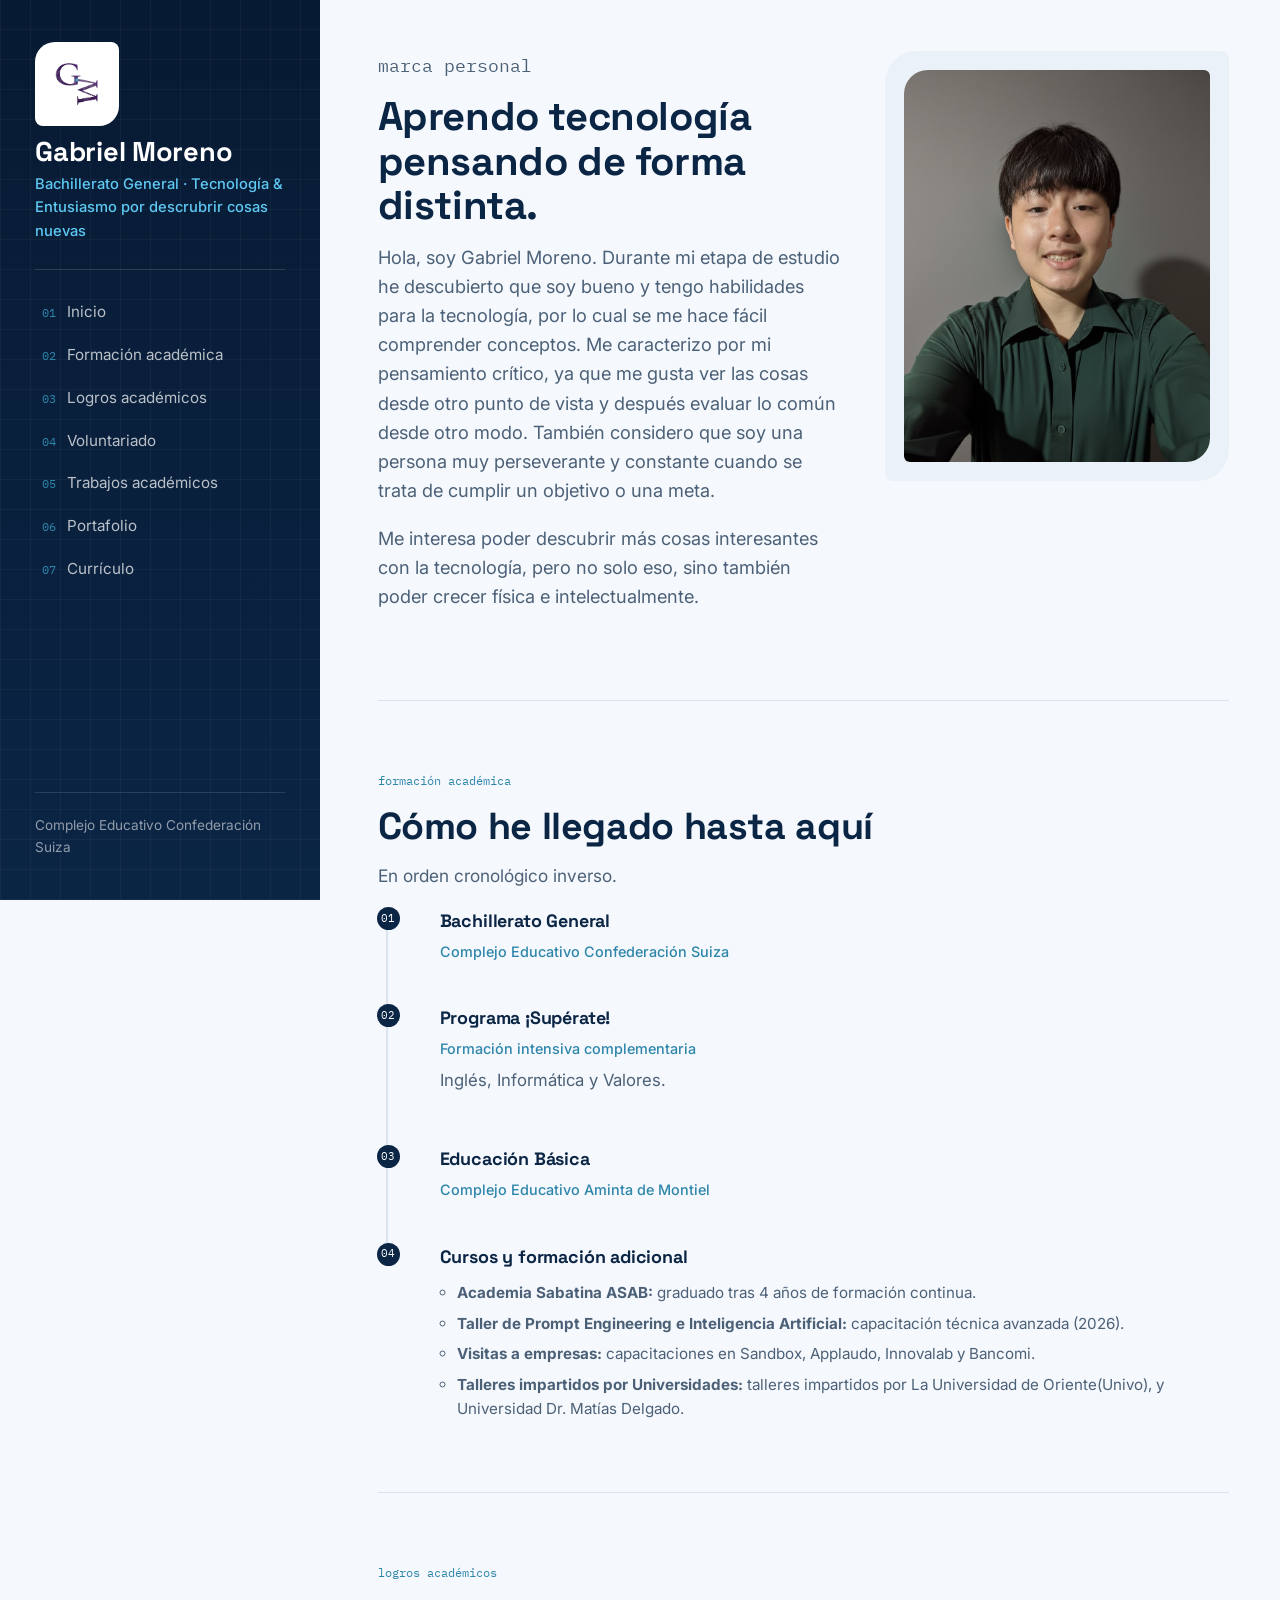
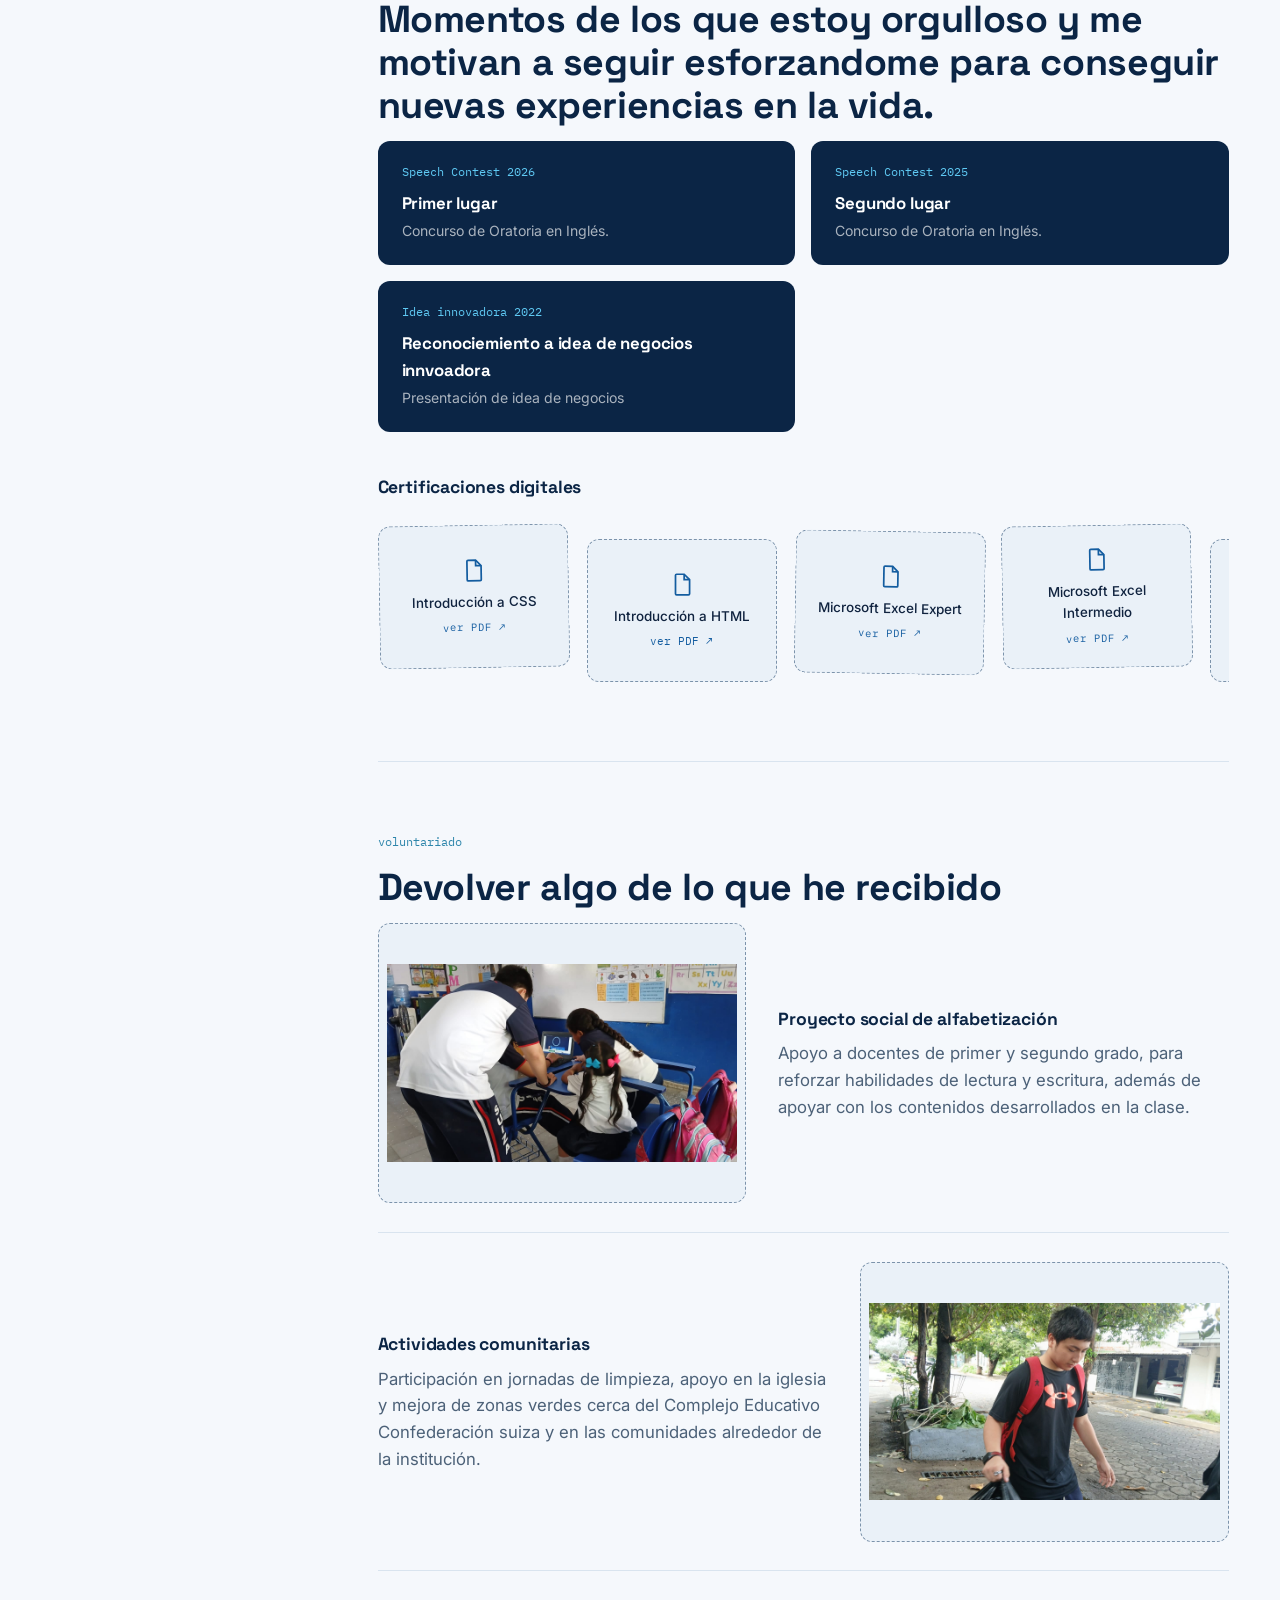
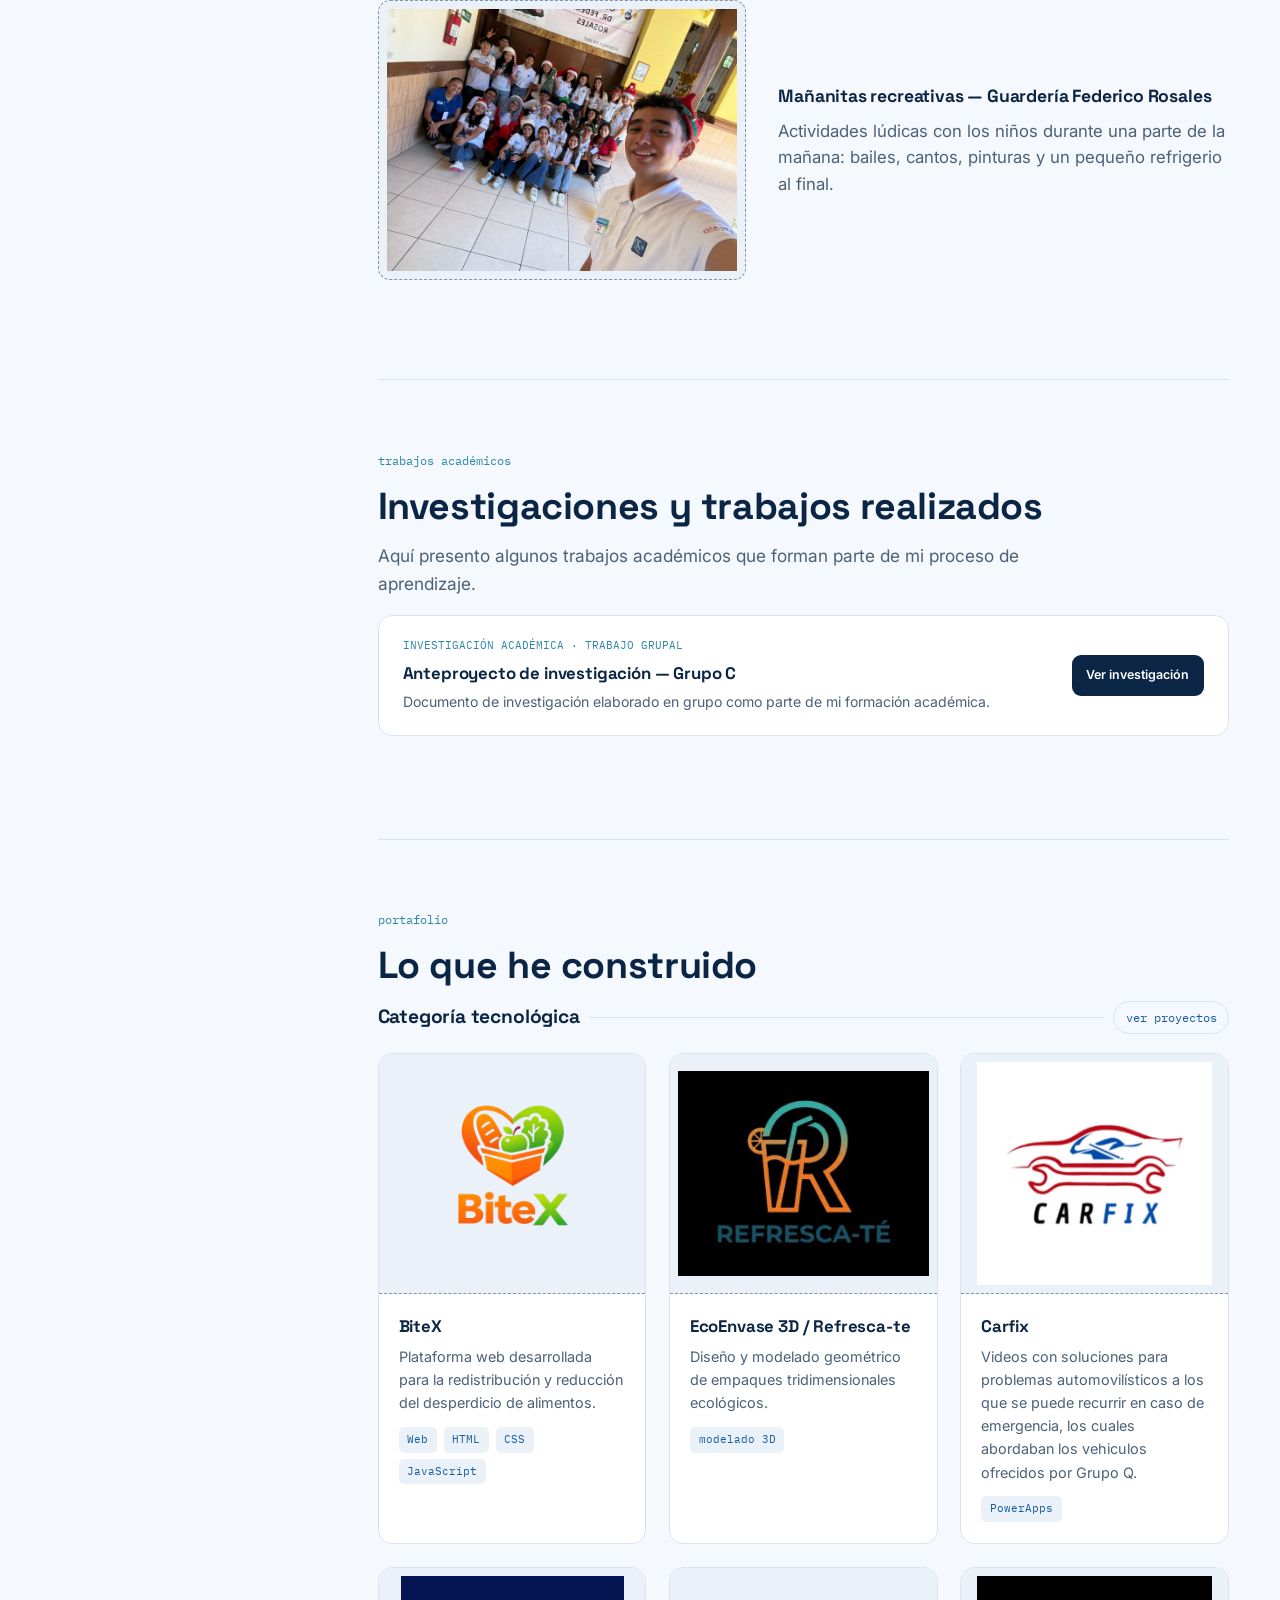
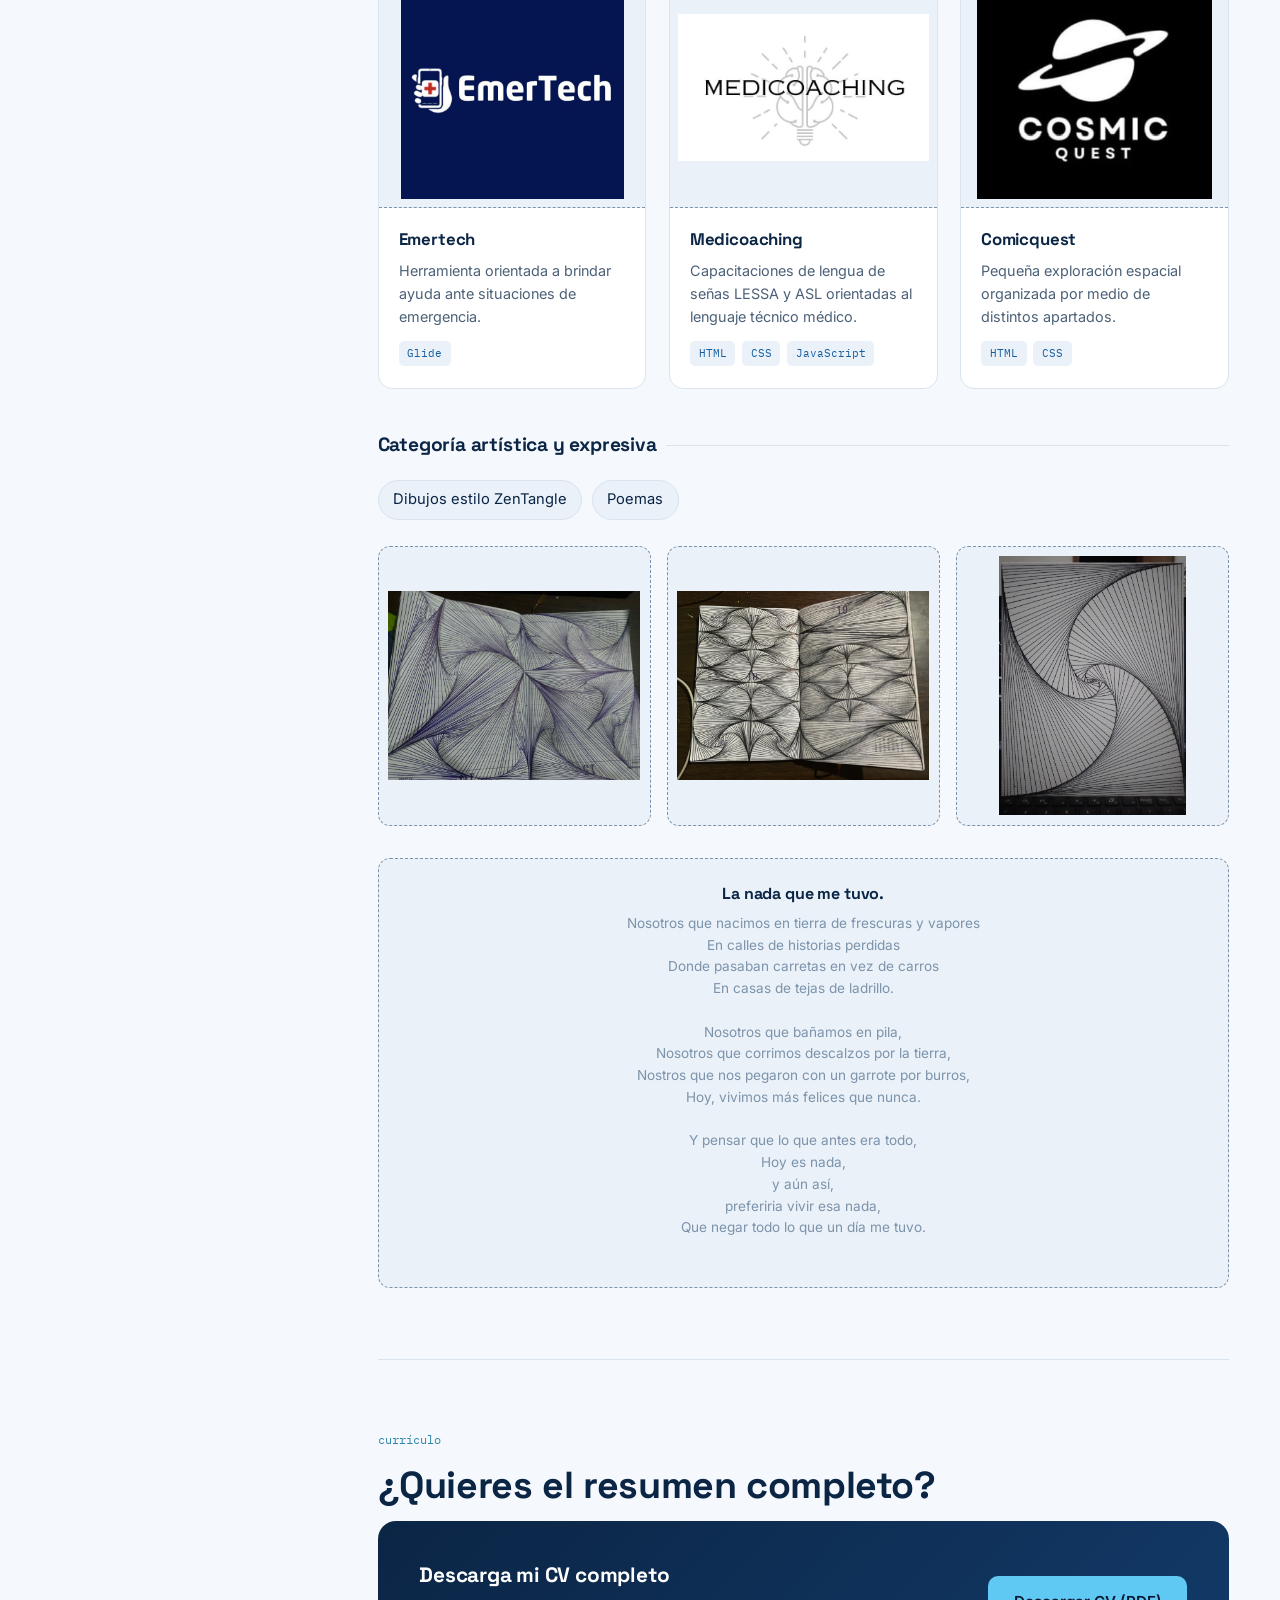
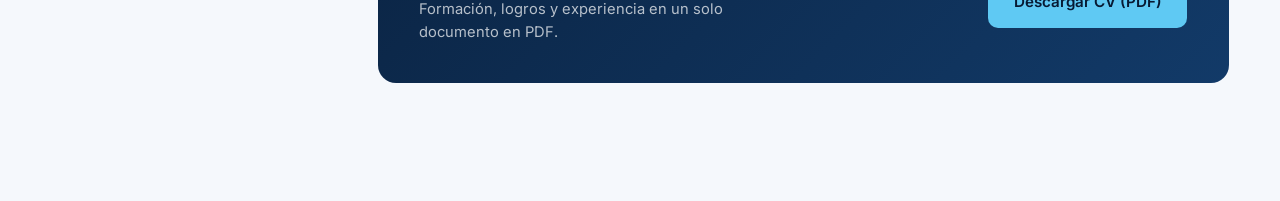
<file: index.html>
<!DOCTYPE html>
<html lang="es">
<head>
<!-- ===== CABECERA: configuración, título y hoja de estilos ===== -->
<meta charset="UTF-8">
<meta name="viewport" content="width=device-width, initial-scale=1.0">
<title>Gabriel Moreno — Marca Personal</title>
<link rel="preconnect" href="https://fonts.googleapis.com">
<link rel="preconnect" href="https://fonts.gstatic.com" crossorigin>
<link href="https://fonts.googleapis.com/css2?family=Space+Grotesk:wght@400;500;600;700&family=Inter:wght@400;500;600&family=IBM+Plex+Mono:wght@500&display=swap" rel="stylesheet">
<link rel="stylesheet" href="style.css">
</head>
<body>

<!-- ===== MENÚ LATERAL: navegación principal ===== -->
<nav class="sidebar" aria-label="Navegación principal">
  <div class="brand-mark">
    <img class="brand-logo" src="archivos/logo.png" alt="Logo de Gabriel Moreno">
  </div>
  <h1>Gabriel Moreno</h1>
  <p class="role">Bachillerato General · Tecnología &amp; Entusiasmo por descrubrir cosas nuevas</p>

  <ul class="sidebar-nav">
    <li><a href="#inicio"><span class="idx">01</span> Inicio</a></li>
    <li><a href="#formacion"><span class="idx">02</span> Formación académica</a></li>
    <li><a href="#logros"><span class="idx">03</span> Logros académicos</a></li>
    <li><a href="#voluntariado"><span class="idx">04</span> Voluntariado</a></li>
    <li><a href="#trabajos-academicos"><span class="idx">05</span> Trabajos académicos</a></li>
    <li><a href="#portafolio"><span class="idx">06</span> Portafolio</a></li>
    <li><a href="#cv"><span class="idx">07</span> Currículo</a></li>
  </ul>

  <div class="sidebar-footer">
    Complejo Educativo Confederación Suiza
    <br>
  </div>
</nav>

<!-- ===== CONTENIDO PRINCIPAL ===== -->
<main>

  <!-- ===== SECCIÓN 1: INICIO ===== -->
  <section id="inicio">
    <div class="hero-grid">
      <div class="hero-copy">
        <p class="kicker">marca personal</p>
        <h2>Aprendo tecnología pensando de forma distinta.</h2>
        <p>
          Hola, soy Gabriel Moreno. Durante mi etapa de estudio he descubierto que
          soy bueno y tengo habilidades para la tecnología, por lo cual se me hace
          fácil comprender conceptos. Me caracterizo por mi pensamiento crítico,
          ya que me gusta ver las cosas desde otro punto de vista y después evaluar
          lo común desde otro modo. También considero que soy una persona muy
          perseverante y constante cuando se trata de cumplir un objetivo o una meta.
        </p>
        <p>
          Me interesa poder descubrir más cosas interesantes con la tecnología,
          pero no solo eso, sino también poder crecer física e intelectualmente.
        </p>
      </div>
      <div class="photo-frame">
        <div class="photo-backdrop" aria-hidden="true"></div>
        <div class="photo-slot">
          <img src="archivos/yo.jpeg" alt="Gabriel Moreno">
        </div>
      </div>
    </div>
  </section>

  <!-- ===== SECCIÓN 2: FORMACIÓN ACADÉMICA ===== -->
  <section id="formacion">
    <p class="kicker">formación académica</p>
    <h2>Cómo he llegado hasta aquí</h2>
    <p class="lede">En orden cronológico inverso.</p>

    <ul class="timeline">
      <li>
        <h3>Bachillerato General</h3>
        <p class="meta">Complejo Educativo Confederación Suiza</p>
      </li>
      <li>
        <h3>Programa ¡Supérate!</h3>
        <p class="meta">Formación intensiva complementaria</p>
        <p>Inglés, Informática y Valores.</p>
      </li>
      <li>
        <h3>Educación Básica</h3>
        <p class="meta">Complejo Educativo Aminta de Montiel</p>
      </li>
      <li>
         <h3>Cursos y formación adicional</h3>
        <ul class="sub-list">
          <li><strong>Academia Sabatina ASAB:</strong> graduado tras 4 años de formación continua.</li>
          <li><strong>Taller de Prompt Engineering e Inteligencia Artificial:</strong> capacitación técnica avanzada (2026).</li>
          <li><strong>Visitas a empresas:</strong> capacitaciones en Sandbox, Applaudo, Innovalab y Bancomi.</li>
          <li><strong>Talleres impartidos por Universidades:</strong> talleres impartidos por La Universidad de Oriente(Univo), y Universidad Dr. Matías Delgado.</li>
        </ul>
      </li>
    </ul>
  </section>

  <!-- ===== SECCIÓN 3: LOGROS ACADÉMICOS ===== -->
  <section id="logros">
    <p class="kicker">logros académicos</p>
    <h2>Momentos de los que estoy orgulloso y me motivan a seguir esforzandome para conseguir nuevas experiencias en la vida.</h2>

    <div class="achievement-highlights">
      <div class="card">
        <span class="tag">Speech Contest 2026</span>
        <h3>Primer lugar</h3>
        <p>Concurso de Oratoria en Inglés.</p>
      </div>
      <div class="card">
        <span class="tag">Speech Contest 2025</span>
        <h3>Segundo lugar</h3>
        <p>Concurso de Oratoria en Inglés.</p>
      </div>
      <div class="card">
        <span class="tag">Idea innovadora 2022</span>
        <h3>Reconociemiento a idea de negocios innvoadora</h3>
        <p>Presentación de idea de negocios</p>
      </div>
    </div>

    <h3 class="section-sub">Certificaciones digitales</h3>
    <div class="cert-grid">
      <label class="cert-slot"  for="toggle-media-css">
        <svg class="cert-icon" viewBox="0 0 24 24" fill="none" stroke="currentColor" stroke-width="1.6" aria-hidden="true"><path d="M7 3h7l5 5v13a1 1 0 0 1-1 1H7a1 1 0 0 1-1-1V4a1 1 0 0 1 1-1z"/><path d="M14 3v5h5"/></svg>
        <span class="cert-name">Introducción a CSS</span>
        <span class="cert-hint">ver PDF ↗</span>
      </label>
      <label class="cert-slot"  for="toggle-media-html">
        <svg class="cert-icon" viewBox="0 0 24 24" fill="none" stroke="currentColor" stroke-width="1.6" aria-hidden="true"><path d="M7 3h7l5 5v13a1 1 0 0 1-1 1H7a1 1 0 0 1-1-1V4a1 1 0 0 1 1-1z"/><path d="M14 3v5h5"/></svg>
        <span class="cert-name">Introducción a HTML</span>
        <span class="cert-hint">ver PDF ↗</span>
      </label>
      <label class="cert-slot"  for="toggle-pdf-excel-expert">
        <svg class="cert-icon" viewBox="0 0 24 24" fill="none" stroke="currentColor" stroke-width="1.6" aria-hidden="true"><path d="M7 3h7l5 5v13a1 1 0 0 1-1 1H7a1 1 0 0 1-1-1V4a1 1 0 0 1 1-1z"/><path d="M14 3v5h5"/></svg>
        <span class="cert-name">Microsoft Excel Expert</span>
        <span class="cert-hint">ver PDF ↗</span>
      </label>
      <label class="cert-slot"  for="toggle-pdf-excel-intermedio">
        <svg class="cert-icon" viewBox="0 0 24 24" fill="none" stroke="currentColor" stroke-width="1.6" aria-hidden="true"><path d="M7 3h7l5 5v13a1 1 0 0 1-1 1H7a1 1 0 0 1-1-1V4a1 1 0 0 1 1-1z"/><path d="M14 3v5h5"/></svg>
        <span class="cert-name">Microsoft Excel Intermedio</span>
        <span class="cert-hint">ver PDF ↗</span>
      </label>
      <label class="cert-slot" for="toggle-pdf-telus">
        <svg class="cert-icon" viewBox="0 0 24 24" fill="none" stroke="currentColor" stroke-width="1.6" aria-hidden="true"><path d="M7 3h7l5 5v13a1 1 0 0 1-1 1H7a1 1 0 0 1-1-1V4a1 1 0 0 1 1-1z"/><path d="M14 3v5h5"/></svg>
        <span class="cert-name">Grupo de Inglés — TELUS</span>
        <span class="cert-hint">ver PDF ↗</span>
      </label>
      <label class="cert-slot"  for="toggle-pdf-netacad">
        <svg class="cert-icon" viewBox="0 0 24 24" fill="none" stroke="currentColor" stroke-width="1.6" aria-hidden="true"><path d="M7 3h7l5 5v13a1 1 0 0 1-1 1H7a1 1 0 0 1-1-1V4a1 1 0 0 1 1-1z"/><path d="M14 3v5h5"/></svg>
        <span class="cert-name">NetAcad</span>
        <span class="cert-hint">ver PDF ↗</span>
      </label>
      <label class="cert-slot"  for="toggle-pdf-devweek">
        <svg class="cert-icon" viewBox="0 0 24 24" fill="none" stroke="currentColor" stroke-width="1.6" aria-hidden="true"><path d="M7 3h7l5 5v13a1 1 0 0 1-1 1H7a1 1 0 0 1-1-1V4a1 1 0 0 1 1-1z"/><path d="M14 3v5h5"/></svg>
        <span class="cert-name">DevWeek — Elaniin</span>
        <span class="cert-hint">ver PDF ↗</span>
      </label>
      <label class="cert-slot"  for="toggle-media-js">
        <svg class="cert-icon" viewBox="0 0 24 24" fill="none" stroke="currentColor" stroke-width="1.6" aria-hidden="true"><path d="M7 3h7l5 5v13a1 1 0 0 1-1 1H7a1 1 0 0 1-1-1V4a1 1 0 0 1 1-1z"/><path d="M14 3v5h5"/></svg>
        <span class="cert-name">Introducción a JavaScript</span>
        <span class="cert-hint">ver PDF ↗</span>
      </label>
    </div>
  </section>

  <!-- ===== SECCIÓN 4: VOLUNTARIADO ===== -->
  <section id="voluntariado">
    <p class="kicker">voluntariado</p>
    <h2>Devolver algo de lo que he recibido</h2>

    <div class="volunteer-row">
      <div class="img-slot">
        <label class="media-trigger"  aria-label="Ampliar imagen" for="toggle-img-vol1"><img src="archivos/voluntariado1.jpeg" alt="Clases con los niños." ></label>
      </div>
      <div>
        <h3>Proyecto social de alfabetización</h3>
        <p>Apoyo a docentes de primer y segundo grado, para reforzar habilidades de lectura y escritura, además de apoyar con los contenidos desarrollados en la clase.</p>
      </div>
    </div>

    <div class="volunteer-row">
      <div class="img-slot">
        <label class="media-trigger"  aria-label="Ampliar imagen" for="toggle-img-vol2"><img src="archivos/voluntariado2.jpeg" alt="Ayuda comunitaria." ></label>
      </div>
      <div>
        <h3>Actividades comunitarias</h3>
        <p>Participación en jornadas de limpieza, apoyo en la iglesia y mejora de zonas verdes cerca del Complejo Educativo Confederación suiza y en las comunidades alrededor de la institución.</p>
      </div>
    </div>

    <div class="volunteer-row">
      <div class="img-slot">
        <label class="media-trigger"  aria-label="Ampliar imagen" for="toggle-img-vol3"><img src="archivos/voluntariado3.jpeg" alt="Mañanitas recreativas." ></label>
      </div>
      <div>
        <h3>Mañanitas recreativas — Guardería Federico Rosales</h3>
        <p>Actividades lúdicas con los niños durante una parte de la mañana: bailes, cantos, pinturas y un pequeño refrigerio al final.</p>
      </div>
    </div>
  </section>

  <!-- ===== SECCIÓN 5: TRABAJOS ACADÉMICOS ===== -->
  <!-- Esta sección reúne investigaciones y documentos académicos que he realizado. -->
  <section id="trabajos-academicos">
    <p class="kicker">trabajos académicos</p>
    <h2>Investigaciones y trabajos realizados</h2>
    <p class="lede">
      Aquí presento algunos trabajos académicos que forman parte de mi proceso de aprendizaje.
    </p>

    <!-- Tarjeta del documento investigativo -->
    <div class="research-card">
      <div>
        <span class="research-kind">Investigación académica · Trabajo grupal</span>
        <h4>Anteproyecto de investigación — Grupo C</h4>
        <p>Documento de investigación elaborado en grupo como parte de mi formación académica.</p>
      </div>
      <label class="research-button" for="toggle-pdf-research">Ver investigación</label>
    </div>
  </section>

  <!-- ===== SECCIÓN 6: PORTAFOLIO ===== -->
  <section id="portafolio">
    <p class="kicker">portafolio</p>
    <h2>Lo que he construido</h2>

    <div class="portfolio-tabs-label">
      <h3>Categoría tecnológica</h3>
      <div class="line"></div>
      <a class="repo-link" href="proyectos/README.md">ver proyectos</a>
    </div>

    <div class="project-grid">
      <div class="project-card" style="--accent:var(--color-web)">
        <div class="img-slot">
          <img src="archivos/bitex.png" alt="Proyecto BiteX">
        </div>
        <div class="body">
          <h4>BiteX</h4>
          <p>Plataforma web desarrollada para la redistribución y reducción del desperdicio de alimentos.</p>
          <ul class="stack"><li>Web</li><li>HTML</li><li>CSS</li><li>JavaScript</li></ul>
        </div>
      </div>

      <div class="project-card" style="--accent:var(--color-diseno)">
        <div class="img-slot">
          <img src="archivos/refrescate.jpeg" alt="Imagen del proyecto">
        </div>
        <div class="body">
          <h4>EcoEnvase 3D / Refresca-te</h4>
          <p>Diseño y modelado geométrico de empaques tridimensionales ecológicos.</p>
          <ul class="stack"><li>modelado 3D</li></ul>
        </div>
      </div>

      <div class="project-card" style="--accent:var(--color-sin-codigo)">
        <div class="img-slot">
          <img src="archivos/carfix.jpeg" alt="Proyecto Carfix">        </div>
        <div class="body">
          <h4>Carfix</h4>
          <p>Videos con soluciones para problemas automovilísticos a los que se puede recurrir en caso de emergencia, los cuales abordaban los vehiculos ofrecidos por Grupo Q.</p>
          <ul class="stack"><li>PowerApps</li></ul>
        </div>      </div>

      <div class="project-card" style="--accent:var(--color-sin-codigo)">
        <div class="img-slot">
          <img src="archivos/emertech.jpeg" alt="Proyecto Emertech">
        </div>
        <div class="body">
          <h4>Emertech</h4>
          <p>Herramienta orientada a brindar ayuda ante situaciones de emergencia.</p>
          <ul class="stack"><li>Glide</li></ul>
        </div>
      </div>

      <div class="project-card" style="--accent:var(--color-web)">
        <div class="img-slot">
          <img src="archivos/medicoaching.jpeg" alt="Proyecto Medicoaching">
        </div>
        <div class="body">
          <h4>Medicoaching</h4>
          <p>Capacitaciones de lengua de señas LESSA y ASL orientadas al lenguaje técnico médico.</p>
          <ul class="stack"><li>HTML</li><li>CSS</li><li>JavaScript</li></ul>
        </div>
      </div>

      <div class="project-card" style="--accent:var(--color-web)">
        <div class="img-slot">
          <img src="archivos/comicquest.jpeg" alt="Proyecto Comicquest">
        </div>
        <div class="body">
          <h4>Comicquest</h4>
          <p>Pequeña exploración espacial organizada por medio de distintos apartados.</p>
          <ul class="stack"><li>HTML</li><li>CSS</li></ul>
        </div>
      </div>
    </div>

    <div class="portfolio-tabs-label">
      <h3>Categoría artística y expresiva</h3>
      <div class="line"></div>
    </div>

    <ul class="art-list">
      <li>Dibujos estilo ZenTangle</li>
      <li>Poemas</li>
    </ul>

    <div class="art-gallery">
      <div class="art-slot">
        <label class="media-trigger"  aria-label="Ampliar imagen" for="toggle-img-dibujo1"><img src="archivos/dibujo1.jpeg" alt="Dibujo estilo ZenTangle 1"></label>
      </div>
      <div class="art-slot">
        <label class="media-trigger"  aria-label="Ampliar imagen" for="toggle-img-dibujo2"><img src="archivos/dibujo2.jpeg" alt="Dibujo estilo ZenTangle 2"></label>
      </div>
      <div class="art-slot">
        <label class="media-trigger"  aria-label="Ampliar imagen" for="toggle-img-dibujo3"><img src="archivos/dibujo3.jpeg" alt="Dibujo estilo ZenTangle 3"></label>
      </div>

      <div class="poem-slot">
        <h4>La nada que me tuvo.</h4>
        <p>Nosotros que nacimos en tierra de frescuras y vapores <br>
En calles de historias perdidas<br>
Donde pasaban carretas en vez de carros<br>
En casas de tejas de ladrillo.<br>
<br>
Nosotros que bañamos en pila,<br>
Nosotros que corrimos descalzos por la tierra,<br>
Nostros que nos pegaron con un garrote por burros, <br>
Hoy, vivimos más felices que nunca.<br>
<br>
Y pensar que lo que antes era todo,<br>
Hoy es nada,<br>
y aún así,<br>
preferiria vivir esa nada,<br>
Que negar todo lo que un día me tuvo.</p><br>
      </div>
    </div>
  </section>

  <!-- ===== SECCIÓN 7: CURRÍCULO ===== -->
  <section id="cv">
    <p class="kicker">currículo</p>
    <h2>¿Quieres el resumen completo?</h2>
    <div class="cv-box">
      <div>
        <h3>Descarga mi CV completo</h3>
        <p>Formación, logros y experiencia en un solo documento en PDF.</p>
      </div>
      <a class="cv-button" href="archivos/cv.pdf" download>Descargar CV (PDF)</a>
    </div>
  </section>

</main>

<!-- ===== VISUALIZACIÓN DE PDFs E IMÁGENES SIN JAVASCRIPT ===== -->
<!-- Cada checkbox controla un modal. Las etiquetas <label> permiten abrirlo y cerrarlo. -->
<input id="toggle-media-css" class="media-toggle" type="checkbox">
<div id="media-css" class="media-modal"><label class="modal-bg" for="toggle-media-css" aria-label="Cerrar"></label><label class="modal-close" for="toggle-media-css" aria-label="Cerrar">×</label><img class="modal-img" src="archivos/css.jpeg" alt="Certificado de Introducción a CSS"></div><input id="toggle-media-html" class="media-toggle" type="checkbox">
<div id="media-html" class="media-modal"><label class="modal-bg" for="toggle-media-html" aria-label="Cerrar"></label><label class="modal-close" for="toggle-media-html" aria-label="Cerrar">×</label><img class="modal-img" src="archivos/html.jpeg" alt="Certificado de Introducción a HTML"></div><input id="toggle-media-js" class="media-toggle" type="checkbox">
<div id="media-js" class="media-modal"><label class="modal-bg" for="toggle-media-js" aria-label="Cerrar"></label><label class="modal-close" for="toggle-media-js" aria-label="Cerrar">×</label><img class="modal-img" src="archivos/js.jpg" alt="Certificado de Introducción a JavaScript"></div><input id="toggle-pdf-excel-expert" class="media-toggle" type="checkbox">
<div id="pdf-excel-expert" class="media-modal"><label class="modal-bg" for="toggle-pdf-excel-expert" aria-label="Cerrar"></label><label class="modal-close" for="toggle-pdf-excel-expert" aria-label="Cerrar">×</label><iframe src="archivos/Excel Expert.pdf" title="Microsoft Excel Expert"></iframe></div><input id="toggle-pdf-excel-intermedio" class="media-toggle" type="checkbox">
<div id="pdf-excel-intermedio" class="media-modal"><label class="modal-bg" for="toggle-pdf-excel-intermedio" aria-label="Cerrar"></label><label class="modal-close" for="toggle-pdf-excel-intermedio" aria-label="Cerrar">×</label><iframe src="archivos/Cert62413161172.pdf" title="Microsoft Excel Intermedio"></iframe></div><input id="toggle-pdf-telus" class="media-toggle" type="checkbox">
<div id="pdf-telus" class="media-modal"><label class="modal-bg" for="toggle-pdf-telus" aria-label="Cerrar"></label><label class="modal-close" for="toggle-pdf-telus" aria-label="Cerrar">×</label><iframe src="archivos/Diploma - Gabriel De Jesús Moreno.pdf" title="Grupo de Inglés TELUS"></iframe></div><input id="toggle-pdf-netacad" class="media-toggle" type="checkbox">
<div id="pdf-netacad" class="media-modal"><label class="modal-bg" for="toggle-pdf-netacad" aria-label="Cerrar"></label><label class="modal-close" for="toggle-pdf-netacad" aria-label="Cerrar">×</label><iframe src="archivos/NetworkingBasicsUpdate20260630-31-3f43p0 (1).pdf" title="NetAcad"></iframe></div><input id="toggle-pdf-devweek" class="media-toggle" type="checkbox">
<div id="pdf-devweek" class="media-modal"><label class="modal-bg" for="toggle-pdf-devweek" aria-label="Cerrar"></label><label class="modal-close" for="toggle-pdf-devweek" aria-label="Cerrar">×</label><iframe src="archivos/15_Diploma.pdf" title="DevWeek Elaniin"></iframe></div><input id="toggle-pdf-research" class="media-toggle" type="checkbox">
<div id="pdf-research" class="media-modal"><label class="modal-bg" for="toggle-pdf-research" aria-label="Cerrar"></label><label class="modal-close" for="toggle-pdf-research" aria-label="Cerrar">×</label><iframe src="archivos/Anteproyecto-Grupo C-Huizúcar-GE.pdf" title="Anteproyecto de investigación"></iframe></div><input id="toggle-img-vol1" class="media-toggle" type="checkbox">
<div id="img-vol1" class="media-modal"><label class="modal-bg" for="toggle-img-vol1" aria-label="Cerrar"></label><label class="modal-close" for="toggle-img-vol1" aria-label="Cerrar">×</label><img class="modal-img" src="archivos/voluntariado1.jpeg" alt="Fotografía de alfabetización"></div><input id="toggle-img-vol2" class="media-toggle" type="checkbox">
<div id="img-vol2" class="media-modal"><label class="modal-bg" for="toggle-img-vol2" aria-label="Cerrar"></label><label class="modal-close" for="toggle-img-vol2" aria-label="Cerrar">×</label><img class="modal-img" src="archivos/voluntariado2.jpeg" alt="Fotografía de actividades comunitarias"></div><input id="toggle-img-vol3" class="media-toggle" type="checkbox">
<div id="img-vol3" class="media-modal"><label class="modal-bg" for="toggle-img-vol3" aria-label="Cerrar"></label><label class="modal-close" for="toggle-img-vol3" aria-label="Cerrar">×</label><img class="modal-img" src="archivos/voluntariado3.jpeg" alt="Fotografía de mañanitas recreativas"></div><input id="toggle-img-bitex" class="media-toggle" type="checkbox">
<div id="img-bitex" class="media-modal"><label class="modal-bg" for="toggle-img-bitex" aria-label="Cerrar"></label><label class="modal-close" for="toggle-img-bitex" aria-label="Cerrar">×</label><img class="modal-img" src="archivos/bitex.png" alt="Imagen del proyecto BiteX"></div><input id="toggle-img-refrescate" class="media-toggle" type="checkbox">
<div id="img-refrescate" class="media-modal"><label class="modal-bg" for="toggle-img-refrescate" aria-label="Cerrar"></label><label class="modal-close" for="toggle-img-refrescate" aria-label="Cerrar">×</label><img class="modal-img" src="archivos/refrescate.jpeg" alt="Imagen del proyecto EcoEnvase 3D / Refresca-te"></div><input id="toggle-img-carfix" class="media-toggle" type="checkbox">
<div id="img-carfix" class="media-modal"><label class="modal-bg" for="toggle-img-carfix" aria-label="Cerrar"></label><label class="modal-close" for="toggle-img-carfix" aria-label="Cerrar">×</label><img class="modal-img" src="archivos/carfix.jpeg" alt="Imagen del proyecto Carfix"></div><input id="toggle-img-emertech" class="media-toggle" type="checkbox">
<div id="img-emertech" class="media-modal"><label class="modal-bg" for="toggle-img-emertech" aria-label="Cerrar"></label><label class="modal-close" for="toggle-img-emertech" aria-label="Cerrar">×</label><img class="modal-img" src="archivos/emertech.jpeg" alt="Imagen del proyecto Emertech"></div><input id="toggle-img-medicoaching" class="media-toggle" type="checkbox">
<div id="img-medicoaching" class="media-modal"><label class="modal-bg" for="toggle-img-medicoaching" aria-label="Cerrar"></label><label class="modal-close" for="toggle-img-medicoaching" aria-label="Cerrar">×</label><img class="modal-img" src="archivos/medicoaching.jpeg" alt="Imagen del proyecto Medicoaching"></div><input id="toggle-img-comicquest" class="media-toggle" type="checkbox">
<div id="img-comicquest" class="media-modal"><label class="modal-bg" for="toggle-img-comicquest" aria-label="Cerrar"></label><label class="modal-close" for="toggle-img-comicquest" aria-label="Cerrar">×</label><img class="modal-img" src="archivos/comicquest.jpeg" alt="Imagen del proyecto Comicquest"></div><input id="toggle-img-dibujo1" class="media-toggle" type="checkbox">
<div id="img-dibujo1" class="media-modal"><label class="modal-bg" for="toggle-img-dibujo1" aria-label="Cerrar"></label><label class="modal-close" for="toggle-img-dibujo1" aria-label="Cerrar">×</label><img class="modal-img" src="archivos/dibujo1.jpeg" alt="Dibujo ZenTangle 1"></div><input id="toggle-img-dibujo2" class="media-toggle" type="checkbox">
<div id="img-dibujo2" class="media-modal"><label class="modal-bg" for="toggle-img-dibujo2" aria-label="Cerrar"></label><label class="modal-close" for="toggle-img-dibujo2" aria-label="Cerrar">×</label><img class="modal-img" src="archivos/dibujo2.jpeg" alt="Dibujo ZenTangle 2"></div><input id="toggle-img-dibujo3" class="media-toggle" type="checkbox">
<div id="img-dibujo3" class="media-modal"><label class="modal-bg" for="toggle-img-dibujo3" aria-label="Cerrar"></label><label class="modal-close" for="toggle-img-dibujo3" aria-label="Cerrar">×</label><img class="modal-img" src="archivos/dibujo3.jpeg" alt="Dibujo ZenTangle 3"></div></body>
</html>
</file>
<file: style.css>
/* Este bloque define la identidad visual general del sitio: colores, fuentes y medidas reutilizables. */
/* =========================================================
   ESTILOS PRINCIPALES DEL PORTAFOLIO
   Este archivo contiene únicamente el diseño visual de la página.
   Las variables y reglas están agrupadas por sección para facilitar
   su lectura y modificación.
   ========================================================= */

/* ===== 1. COLORES, FUENTES Y MEDIDAS GENERALES ===== */
/* Variables principales del sitio */
/* Variables CSS: permiten cambiar colores, tipografías y el ancho del menú desde un solo lugar. */
  :root{
    --azul-oscuro:#071a33;
    --azul-principal:#0b2545;
    --azul-secundario:#123a68;
    --azul-medio:#145da0;
    --azul-claro:#2e86ab;
    --azul-celeste:#5fc9f3;
    --fondo:#f5f8fc;
    --fondo-secundario:#eaf1f8;
    --texto-principal:#10233f;
    --texto-secundario:#4c6178;
    --texto-suave:#7c93ab;
    --borde:#d9e4ef;
    --blanco:#ffffff;

    --color-web:var(--azul-principal);
    --color-sin-codigo:var(--azul-medio);
    --color-diseno:var(--azul-celeste);

    --fuente-titulos:'Space Grotesk', sans-serif;
    --fuente-cuerpo:'Inter', sans-serif;
    --fuente-mono:'IBM Plex Mono', monospace;

    --ancho-menu:320px;
  }

/* Hace que el ancho y alto de los elementos incluyan también su padding y borde. */
  *{box-sizing:border-box;}
/* Hace suave el desplazamiento cuando se pulsa un enlace interno del menú. */
  html{scroll-behavior:smooth;}
/* Estilos generales del documento completo. */
  body{
    margin:0;
    font-family:var(--fuente-cuerpo);
    color:var(--texto-principal);
    background:var(--fondo);
    line-height:1.6;
  }
/* Evita que las imágenes desborden su contenedor y elimina el espacio inferior típico de imágenes inline. */
  img{max-width:100%;display:block;}
/* Los enlaces heredan el color del elemento donde están colocados. */
  a{color:inherit;}

/* Estilos comunes para todos los títulos del portafolio. */
  h1,h2,h3,h4{
    font-family:var(--fuente-titulos);
    margin:0 0 0.4em 0;
    color:var(--azul-principal);
    letter-spacing:-0.01em;
  }

/* Da a los párrafos un margen inferior uniforme. */
  p{margin:0 0 1em 0;}

/* Contenedor general reutilizable para limitar el ancho de contenido. */
  .container{
    max-width:760px;
  }

  /* ===== 2. MENÚ LATERAL ===== */
/* Menú lateral fijo utilizado en pantallas grandes. */
  .sidebar{
    position:fixed;
    top:0; left:0; bottom:0;
    width:var(--ancho-menu);
    background:
      repeating-linear-gradient(0deg, rgba(255,255,255,0.035) 0 1px, transparent 1px 30px),
      repeating-linear-gradient(90deg, rgba(255,255,255,0.035) 0 1px, transparent 1px 30px),
      linear-gradient(180deg, var(--azul-oscuro) 0%, var(--azul-principal) 100%);
    color:#dce8f5;
    padding:2.6rem 2.2rem;
    display:flex;
    flex-direction:column;
    overflow-y:auto;
  }

/* Personaliza la barra de desplazamiento del menú lateral. */
  .sidebar::-webkit-scrollbar{width:6px;}
  .sidebar::-webkit-scrollbar-thumb{background:var(--azul-secundario); border-radius:4px;}

/* Caja blanca que contiene el logotipo personal. */
  .brand-mark{
    position:relative;
    width:84px;
    height:84px;
    border-radius:20px 8px 20px 8px;
    background:#ffffff;
    box-shadow:inset 0 0 0 1px rgba(255,255,255,0.09);
    display:flex;
    align-items:center;
    justify-content:center;
    margin-bottom:0.65rem;
    overflow:hidden;
  }
/* Estilo de un elemento decorativo antiguo; se conserva para no eliminar código existente. */
  .brand-mark-trace{
    position:absolute;
    inset:0;
    width:100%;
    height:100%;
    fill:none;
    stroke:var(--azul-claro);
    stroke-width:1.6;
    stroke-linecap:round;
    opacity:0.6;
  }
/* Estilo para las letras del logotipo antiguo; se conserva aunque actualmente no se usa en el HTML. */
  .brand-mark-letters{
    position:relative;
    z-index:1;
    font-family:var(--fuente-titulos);
    font-weight:600;
    font-size:1.55rem;
    color:#fff;
  }
/* Ajusta el tamaño y la forma de la imagen real del logotipo. */
  .brand-logo{
    position:relative;
    z-index:1;
    width:72%;
    height:72%;
    object-fit:contain;
    display:block;
    border-radius:10px;
  }
/* Estilo para un texto descriptivo del logotipo que ya no aparece en el HTML. */
  .brand-mark-caption{
    font-family:var(--fuente-mono);
    font-size:0.62rem;
    color:rgba(255,255,255,0.38);
    margin:0 0 1.7rem 0;
  }

/* Nombre de Gabriel dentro del menú lateral. */
  .sidebar h1{
    color:#fff;
    font-size:1.7rem;
    line-height:1.15;
    margin-bottom:0.35rem;
  }

/* Texto secundario que describe el perfil. */
  .sidebar .role{
    color:var(--azul-celeste);
    font-size:0.92rem;
    font-weight:500;
    margin-bottom:1.6rem;
  }

/* Lista principal de navegación del portafolio. */
  .sidebar-nav{
    list-style:none;
    margin:0 0 auto 0;
    padding:0;
    border-top:1px solid rgba(255,255,255,0.12);
    padding-top:1.4rem;
  }
/* Separa ligeramente cada elemento de navegación del siguiente. */
  .sidebar-nav li + li{ margin-top:0.15rem; }
/* Apariencia de cada enlace del menú. */
  .sidebar-nav a{
    display:flex;
    align-items:baseline;
    gap:0.6rem;
    text-decoration:none;
    color:rgba(255,255,255,0.72);
    font-size:0.95rem;
    padding:0.5rem 0.4rem;
    border-radius:8px;
    transition:background 0.15s ease, color 0.15s ease;
  }
/* Estado visual cuando el cursor pasa sobre un enlace o recibe el foco del teclado. */
  .sidebar-nav a:hover,
  .sidebar-nav a:focus-visible{
    background:rgba(255,255,255,0.07);
    color:#fff;
    outline:none;
  }
/* Número pequeño que identifica cada opción del menú. */
  .sidebar-nav .idx{
    font-family:var(--fuente-mono);
    font-size:0.72rem;
    color:var(--azul-claro);
    min-width:1.4em;
  }

/* Pie del menú lateral. */
  .sidebar-footer{
    margin-top:2rem;
    padding-top:1.4rem;
    border-top:1px solid rgba(255,255,255,0.12);
    font-size:0.85rem;
    color:rgba(255,255,255,0.55);
  }
/* Estilo de enlaces que pudieran aparecer dentro del pie. */
  .sidebar-footer a{
    display:inline-block;
    margin-top:0.5rem;
    color:var(--azul-celeste);
    text-decoration:none;
    border-bottom:1px solid rgba(95,201,243,0.35);
  }
/* Cambio de color al pasar el cursor por un enlace del pie. */
  .sidebar-footer a:hover{ color:#fff; }

  /* ===== 3. CONTENIDO PRINCIPAL ===== */
/* Desplaza el contenido principal para dejar espacio al menú lateral. */
  main{
    margin-left:var(--ancho-menu);
    padding:0 3.2rem 3rem 3.6rem;
  }

/* Estilo común para todas las secciones principales. */
  section{
    padding:4.4rem 0;
    border-bottom:1px solid var(--borde);
    scroll-margin-top:2rem;
  }
/* La última sección no muestra una línea inferior. */
  section:last-of-type{ border-bottom:none; }

/* Etiqueta pequeña que identifica el tema de cada sección. */
  .kicker{
    font-family:var(--fuente-mono);
    font-size:0.78rem;
    color:var(--azul-claro);
    margin-bottom:0.9rem;
  }

/* Tamaño y separación de los títulos principales de sección. */
  section h2{
    font-size:2.35rem;
    line-height:1.15;
    margin-bottom:0.85rem;
  }

/* Texto introductorio de apoyo que aparece debajo de algunos títulos. */
  .lede{
    font-size:1.08rem;
    color:var(--texto-secundario);
    max-width:60ch;
  }

  /* ===== 4. SECCIÓN INICIO ===== */
/* Ajusta el espacio superior específico de la sección de inicio. */
  #inicio{
    padding-top:3.2rem;
  }
/* Distribuye la presentación y la fotografía en una cuadrícula. */
  .hero-grid{
    display:grid;
    grid-template-columns:1.15fr 0.85fr;
    gap:2.6rem;
    align-items:start;
  }
/* Hace más grande el título principal de la presentación. */
  .hero-copy h2{
    font-size:2.5rem;
    line-height:1.12;
  }
/* Define tamaño y color del texto descriptivo de la presentación. */
  /* Aumenta el tamaño de los párrafos de la presentación personal. */
  .hero-copy p{
    font-size:1.14rem;
    color:var(--texto-secundario);
  }
/* Contenedor de referencia para la fotografía personal. */
  .photo-frame{
    position:relative;
  }
/* Fondo decorativo detrás de la fotografía; actualmente está desactivado. */
  .photo-backdrop{
    display:none;
  }
/* Marco visual que contiene la fotografía personal. */
  .photo-slot{
    position:relative;
    z-index:1;
    aspect-ratio:4/5;
    border:none;
    border-radius:32px 8px 32px 8px;
    background:var(--fondo-secundario);
    display:flex;
    flex-direction:column;
    align-items:center;
    justify-content:center;
    text-align:center;
    padding:1.2rem;
    color:var(--texto-secundario);
    font-size:0.86rem;
  }
/* Hace que la fotografía ocupe el marco manteniendo el recorte definido. */
  .photo-slot img{
    width:100%;
    height:100%;
    object-fit:cover;
    border-radius:24px 6px 24px 6px;
  }

  /* ===== 5. FORMACIÓN ACADÉMICA ===== */
/* Estructura de la línea de tiempo de formación académica. */
  .timeline{
    list-style:none;
    margin:0;
    padding:0;
    counter-reset:step;
  }
/* Cada etapa de la línea de tiempo y su línea vertical. */
  .timeline li{
    counter-increment:step;
    position:relative;
    padding:0 0 2.2rem 3.2rem;
    border-left:2px solid var(--borde);
    margin-left:0.55rem;
  }
/* Quita la línea vertical después del último elemento. */
  .timeline li:last-child{
    border-left-color:transparent;
    padding-bottom:0;
  }
/* Crea el círculo numerado de cada etapa usando un contador CSS. */
  .timeline li::before{
    content: counter(step, decimal-leading-zero);
    font-family:var(--fuente-mono);
    font-size:0.7rem;
    position:absolute;
    left:-0.72rem;
    top:0;
    width:1.44rem;
    height:1.44rem;
    background:var(--azul-principal);
    color:#fff;
    border-radius:50%;
    display:flex;
    align-items:center;
    justify-content:center;
  }
/* Título de cada etapa educativa. */
  .timeline h3{
    font-size:1.12rem;
    margin-bottom:0.25rem;
  }
/* Texto secundario con la institución o tipo de formación. */
  .timeline .meta{
    color:var(--azul-claro);
    font-size:0.9rem;
    font-weight:500;
    margin-bottom:0.4rem;
  }
/* Texto descriptivo de cada etapa. */
  /* Texto descriptivo de cada etapa, un poco más grande para facilitar la lectura. */
  .timeline p{
    color:var(--texto-secundario);
    font-size:1.05rem;
    max-width:56ch;
  }
/* Lista secundaria utilizada dentro de la formación adicional. */
  .sub-list{
    margin:0.6rem 0 0 0;
    padding-left:1.1rem;
    color:var(--texto-secundario);
    font-size:0.95rem;
  }
/* Restablece el formato de los elementos de la lista secundaria. */
  .sub-list li{
    border:none;
    padding:0 0 0.4rem 0;
    margin:0;
  }
/* Elimina el número decorativo de la línea de tiempo dentro de la sublista. */
  .sub-list li::before{ content:none; }

  /* ===== 6. LOGROS Y CERTIFICACIONES ===== */
/* Distribuye las tarjetas de logros en columnas. */
  .achievement-highlights{
    display:grid;
    grid-template-columns:repeat(2,1fr);
    gap:1rem;
    margin-bottom:2.2rem;
  }
/* Diseño de cada tarjeta destacada de logro. */
  .achievement-highlights .card{
    background:var(--azul-principal);
    color:#fff;
    border-radius:12px;
    padding:1.4rem 1.5rem;
  }
/* Etiqueta pequeña que identifica el evento o concurso. */
  .achievement-highlights .card .tag{
    font-family:var(--fuente-mono);
    font-size:0.72rem;
    color:var(--azul-celeste);
    display:block;
    margin-bottom:0.5rem;
  }
/* Título del logro dentro de la tarjeta. */
  .achievement-highlights .card h3{
    color:#fff;
    font-size:1.05rem;
    margin-bottom:0.2rem;
  }
/* Descripción breve del logro. */
  .achievement-highlights .card p{
    color:rgba(255,255,255,0.65);
    font-size:0.88rem;
    margin:0;
  }

/* Subtítulo para separar la lista de logros de las certificaciones. */
  h3.section-sub{
    font-size:1.1rem;
    color:var(--azul-principal);
    margin:0 0 1rem 0;
    padding-top:0.4rem;
  }

/* Fila horizontal desplazable de certificaciones. */
  .cert-grid{
    display:flex;
    gap:1.1rem;
    overflow-x:auto;
    padding:0.5rem 0.3rem 1.4rem 0.3rem;
    scroll-snap-type:x proximity;
  }
/* Personaliza la barra de desplazamiento horizontal de las certificaciones. */
  .cert-grid::-webkit-scrollbar{ height:6px; }
  .cert-grid::-webkit-scrollbar-thumb{ background:var(--borde); border-radius:4px; }
/* Tarjeta individual de una certificación. */
  .cert-slot{
    flex:0 0 190px;
    border:1.5px dashed var(--texto-suave);
    border-radius:12px;
    background:var(--fondo-secundario);
    aspect-ratio:4/3;
    display:flex;
    flex-direction:column;
    align-items:center;
    justify-content:center;
    text-align:center;
    padding:0.9rem;
    scroll-snap-align:start;
    text-decoration:none;
    color:inherit;
    cursor:pointer;
    transition:border-color 0.15s ease, background 0.15s ease, transform 0.15s ease;
  }
/* Cambia el aspecto de una certificación cuando se señala o recibe foco. */
  .cert-slot:hover,
  .cert-slot:focus-visible{
    border-color:var(--azul-claro);
    border-style:solid;
    background:var(--blanco);
    outline:none;
  }
/* Tamaño y color del icono de documento. */
  .cert-icon{
    width:26px;
    height:26px;
    color:var(--azul-medio);
    margin-bottom:0.55rem;
  }
/* Desplaza ligeramente algunas tarjetas para crear una composición menos rígida. */
  .cert-slot:nth-child(3n+2){ transform:translateY(14px); }
/* Gira ligeramente cada tercera tarjeta empezando por la primera. */
  .cert-slot:nth-child(3n+1){ transform:rotate(-1deg); }
/* Gira y desplaza otra parte de las tarjetas para variar la posición. */
  .cert-slot:nth-child(3n){ transform:rotate(1deg) translateY(6px); }
/* Nombre de la certificación. */
  .cert-slot .cert-name{
    font-size:0.84rem;
    font-weight:500;
    color:var(--texto-principal);
  }
/* Texto que indica que la certificación puede visualizarse. */
  .cert-slot .cert-hint{
    font-family:var(--fuente-mono);
    font-size:0.66rem;
    color:var(--azul-medio);
    margin-top:0.35rem;
  }

  /* ===== 7. VOLUNTARIADO ===== */
/* Fila de una experiencia de voluntariado. */
  .volunteer-row{
    display:grid;
    grid-template-columns:0.9fr 1.1fr;
    gap:2rem;
    align-items:center;
    padding:1.8rem 0;
    border-top:1px solid var(--borde);
  }
/* La primera experiencia no necesita una línea superior. */
  .volunteer-row:first-of-type{ border-top:none; padding-top:0; }
/* Marco de las fotografías de voluntariado. */
  .volunteer-row .img-slot{
    height:280px;
    border:1.5px dashed var(--texto-suave);
    border-radius:12px;
    background:var(--fondo-secundario);
    display:flex;
    align-items:center;
    justify-content:center;
    overflow:hidden;
    padding:0.5rem;
    color:var(--texto-secundario);
    font-size:0.82rem;
  }

/* Ajusta las fotografías de voluntariado dentro de su marco sin deformarlas. */
  .volunteer-row .img-slot img{
    width:100%;
    height:100%;
    max-width:100%;
    max-height:100%;
    object-fit:contain;
    display:block;
  }
/* Texto auxiliar que podría aparecer dentro del espacio de imagen. */
  .volunteer-row .img-slot span{
    font-family:var(--fuente-mono);
    font-size:0.68rem;
    color:var(--texto-suave);
    display:block;
    margin-top:0.3rem;
  }
/* Título de cada actividad de voluntariado. */
  .volunteer-row h3{ font-size:1.1rem; }
/* Descripción de cada actividad de voluntariado. */
  /* Aumenta el tamaño de las descripciones de las actividades de voluntariado. */
  .volunteer-row p{ color:var(--texto-secundario); font-size:1.05rem; margin:0; }
/* Invierte la posición de imagen y texto en filas alternas. */
  .volunteer-row:nth-of-type(even){
    direction:rtl;
  }
/* Devuelve la dirección normal al contenido interno después de invertir la fila. */
  .volunteer-row:nth-of-type(even) > *{
    direction:ltr;
  }

  /* ===== 8. PORTAFOLIO ===== */
/* Encabezado de cada categoría del portafolio con una línea divisoria. */
  .portfolio-tabs-label{
    display:flex;
    align-items:center;
    gap:0.6rem;
    margin:2.6rem 0 1.2rem 0;
  }
/* El primer encabezado de categoría no necesita margen superior adicional. */
  .portfolio-tabs-label:first-of-type{ margin-top:0; }
/* Título de la categoría del portafolio. */
  .portfolio-tabs-label h3{
    font-size:1.2rem;
    margin:0;
  }
/* Línea flexible que ocupa el espacio entre el título y el enlace. */
  .portfolio-tabs-label .line{
    flex:1;
    height:1px;
    background:var(--borde);
  }
/* Enlace hacia el archivo con los proyectos y sus direcciones. */
  .repo-link{
    font-family:var(--fuente-mono);
    font-size:0.78rem;
    color:var(--azul-medio);
    text-decoration:none;
    border:1px solid var(--borde);
    padding:0.35rem 0.7rem;
    border-radius:20px;
    white-space:nowrap;
  }
/* Fondo del enlace de proyectos al pasar el cursor. */
  .repo-link:hover{ background:var(--fondo-secundario); }

  /* Leyenda de categorías de proyectos */
/* Distribución de la leyenda de categorías tecnológicas. */
  .cat-legend{
    display:flex;
    flex-wrap:wrap;
    gap:1.3rem;
    margin-bottom:1.5rem;
  }
/* Alineación del texto y punto de cada categoría. */
  .cat-legend span{
    display:flex;
    align-items:center;
    gap:0.5rem;
    font-size:0.84rem;
    color:var(--texto-secundario);
  }
/* Punto circular que representa el color de una categoría. */
  .cat-legend i{
    width:9px;
    height:9px;
    border-radius:50%;
    display:inline-block;
  }

/* Tarjeta del documento académico. */
  .research-card{
    display:flex;
    align-items:center;
    justify-content:space-between;
    gap:1.5rem;
    padding:1.35rem 1.5rem;
    margin:0 0 2rem 0;
    border:1px solid var(--borde);
    border-radius:14px;
    background:var(--blanco);
  }
/* Etiqueta superior que indica el tipo de documento. */
  .research-card .research-kind{
    font-family:var(--fuente-mono);
    font-size:0.68rem;
    color:var(--azul-claro);
    text-transform:uppercase;
    display:block;
    margin-bottom:0.35rem;
  }
/* Título del documento académico. */
  .research-card h4{
    font-size:1.05rem;
    margin:0 0 0.25rem 0;
  }
/* Descripción breve del documento. */
  .research-card p{
    margin:0;
    color:var(--texto-secundario);
    font-size:0.88rem;
  }
/* Estilo para enlaces dentro de la tarjeta de investigación. */
  .research-card a{
    flex:0 0 auto;
    background:var(--azul-principal);
    color:#fff;
    text-decoration:none;
    padding:0.65rem 0.9rem;
    border-radius:9px;
    font-size:0.78rem;
    font-weight:600;
  }


  /* Tarjetas de proyectos */
/* Cuadrícula adaptable de proyectos tecnológicos. */
  .project-grid{
    display:grid;
    grid-template-columns:repeat(3, minmax(0, 1fr));
    gap:1.4rem;
    margin-bottom:1rem;
  }
/* Diseño base de cada tarjeta de proyecto. */
  .project-card{
    position:relative;
    border:1px solid var(--borde);
    border-radius:14px;
    overflow:hidden;
    background:#fff;
  }
/* La tarjeta ya no usa una barra de color para identificar categorías. */
  .project-card::before{
    content:none;
  }
/* Área reservada para la imagen de cada proyecto. */
  .project-card .img-slot{
    height:240px;
    background:var(--fondo-secundario);
    border-bottom:1px dashed var(--texto-suave);
    display:flex;
    align-items:center;
    justify-content:center;
    overflow:hidden;
    padding:0.5rem;
    color:var(--texto-secundario);
    font-size:0.8rem;
  }

/* Ajusta la imagen del proyecto dentro de su área sin deformarla. */
  .project-card .img-slot img{
    width:100%;
    height:100%;
    max-width:100%;
    max-height:100%;
    object-fit:contain;
    display:block;
  }
/* Texto auxiliar del espacio de imagen, conservado por compatibilidad. */
  .project-card .img-slot span{
    font-family:var(--fuente-mono);
    font-size:0.66rem;
    color:var(--texto-suave);
    display:block;
    margin-top:0.3rem;
  }
/* Espaciado interno de la parte textual de una tarjeta. */
  .project-card .body{
    padding:1.15rem 1.25rem 1.35rem 1.25rem;
  }
/* Nombre del proyecto. */
  .project-card h4{
    font-size:1.05rem;
    margin-bottom:0.35rem;
  }
/* Descripción del proyecto. */
  .project-card p{
    font-size:0.9rem;
    color:var(--texto-secundario);
    margin:0 0 0.8rem 0;
  }
/* Lista horizontal de tecnologías utilizadas. */
  .stack{
    list-style:none;
    display:flex;
    flex-wrap:wrap;
    gap:0.4rem;
    margin:0;
    padding:0;
  }
/* Apariencia de cada etiqueta tecnológica. */
  .stack li{
    font-family:var(--fuente-mono);
    font-size:0.68rem;
    color:var(--azul-medio);
    background:var(--fondo-secundario);
    padding:0.25rem 0.55rem;
    border-radius:5px;
  }

/* Lista de categorías o tipos de obras artísticas. */
  .art-list{
    list-style:none;
    margin:0 0 1.6rem 0;
    padding:0;
    display:flex;
    flex-wrap:wrap;
    gap:0.6rem;
  }
/* Apariencia de cada etiqueta artística. */
  .art-list li{
    font-size:0.92rem;
    color:var(--azul-principal);
    background:var(--fondo-secundario);
    border:1px solid var(--borde);
    padding:0.45rem 0.9rem;
    border-radius:20px;
  }
/* Cuadrícula principal de la galería artística. */
  .art-gallery{
    display:grid;
    grid-template-columns:repeat(3,1fr);
    gap:1rem;
    align-items:stretch;
  }
/* Marco individual para cada dibujo. */
  .art-slot{
    height:280px;
    min-height:220px;
    border:1.5px dashed var(--texto-suave);
    border-radius:12px;
    background:var(--fondo-secundario);
    display:flex;
    flex-direction:column;
    align-items:center;
    justify-content:center;
    text-align:center;
    padding:0.6rem;
    color:var(--texto-secundario);
    font-size:0.8rem;
    overflow:hidden;
  }

/* Ajusta los dibujos para que quepan completos en sus marcos. */
  .art-slot img{
    width:100%;
    height:100%;
    max-width:100%;
    max-height:100%;
    object-fit:contain;
    display:block;
  }

/* Marco que contiene el poema dentro de la galería. */
  .poem-slot{
    grid-column:1 / -1;
    min-height:170px;
    margin-top:1rem;
    border:1.5px dashed var(--texto-suave);
    border-radius:12px;
    background:var(--fondo-secundario);
    display:flex;
    flex-direction:column;
    align-items:center;
    justify-content:center;
    text-align:center;
    padding:1.4rem;
    color:var(--texto-secundario);
  }
/* Título del poema. */
  .poem-slot h4{
    margin:0 0 0.4rem 0;
    font-size:1rem;
    color:var(--azul-principal);
  }
/* Texto del poema. */
  .poem-slot p{
    margin:0;
    font-size:0.85rem;
    color:var(--texto-suave);
  }
/* Texto auxiliar de los espacios artísticos. */
  .art-slot span{
    font-family:var(--fuente-mono);
    font-size:0.65rem;
    color:var(--texto-suave);
    display:block;
    margin-top:0.3rem;
  }


/* Ventana modal para mostrar imágenes o documentos PDF sobre la página. */
.media-modal{
  position:fixed;
  inset:0;
  z-index:9999;
  display:none;
  align-items:center;
  justify-content:center;
  padding:3rem 0.75rem 1rem;
  background:rgba(3,13,28,0.88);
}

.media-toggle:checked + .media-modal{
  display:flex;
}

.media-toggle{
  display:none;
}

.media-modal .modal-bg{
  position:absolute;
  inset:0;
  cursor:pointer;
}

.media-modal .modal-close{
  position:absolute;
  top:0.7rem;
  right:0.8rem;
  z-index:2;
  width:2.4rem;
  height:2.4rem;
  border-radius:50%;
  display:flex;
  align-items:center;
  justify-content:center;
  background:rgba(255,255,255,0.15);
  color:#fff;
  text-decoration:none;
  font-size:1.5rem;
  cursor:pointer;
}

.media-modal .modal-img{
  position:relative;
  z-index:1;
  max-width:94vw;
  max-height:84vh;
  width:auto;
  height:auto;
  object-fit:contain;
  border-radius:10px;
  box-shadow:0 20px 70px rgba(0,0,0,0.45);
}

.media-modal iframe{
  position:relative;
  z-index:1;
  width:96vw;
  max-width:1200px;
  height:88vh;
  border:0;
  border-radius:10px;
  background:#fff;
  box-shadow:0 20px 70px rgba(0,0,0,0.45);
}

.media-trigger{
  display:flex;
  width:100%;
  height:100%;
  align-items:center;
  justify-content:center;
  cursor:zoom-in;
  text-decoration:none;
}

@media (max-width:980px){
  .media-modal{
    padding:0.5rem;
  }

  .media-modal iframe{
    width:92vw;
    height:78svh;
  }

  .media-modal .modal-img{
    max-width:96vw;
    max-height:82svh;
  }
}

/* El botón de investigación utiliza un label asociado al checkbox para abrir el PDF sin JavaScript. */
/* Botón para abrir el documento académico */
/* Apariencia del botón que abre el anteproyecto académico. */
.research-button{
  flex:0 0 auto;
  background:var(--azul-principal);
  color:#fff;
  padding:0.65rem 0.9rem;
  border-radius:9px;
  font-size:0.78rem;
  font-weight:600;
  cursor:pointer;
}

/* ===== 9. CURRÍCULO ===== */
/* Tarjeta destacada que presenta y contiene el enlace de descarga del CV. */
  .cv-box{
    background:linear-gradient(135deg, var(--azul-principal), var(--azul-secundario));
    border-radius:18px;
    padding:2.4rem 2.6rem;
    color:#fff;
    display:flex;
    align-items:center;
    justify-content:space-between;
    gap:2rem;
    flex-wrap:wrap;
  }
/* Título dentro de la tarjeta del currículo. */
  .cv-box h3{
    color:#fff;
    font-size:1.3rem;
    margin-bottom:0.3rem;
  }
/* Descripción del archivo de currículo. */
  .cv-box p{
    color:rgba(255,255,255,0.7);
    margin:0;
    font-size:0.92rem;
    max-width:38ch;
  }
/* Botón de descarga del CV. */
  .cv-button{
    background:var(--azul-celeste);
    color:var(--azul-oscuro);
    font-weight:600;
    text-decoration:none;
    padding:0.85rem 1.6rem;
    border-radius:10px;
    font-size:0.95rem;
    white-space:nowrap;
    transition:transform 0.15s ease, box-shadow 0.15s ease;
  }
/* Efecto visual del botón del CV al pasar el cursor. */
  .cv-button:hover{
    transform:translateY(-1px);
    box-shadow:0 8px 20px rgba(0,0,0,0.25);
  }

/* Esta regla permite que la tarjeta de investigación se acomode verticalmente en pantallas pequeñas. */
  /* En pantallas pequeñas, la tarjeta académica pasa a una columna. */
  @media (max-width:980px){
    /* La investigación también se acomoda verticalmente en móvil. */
    .research-card{
    .research-card{align-items:flex-start; flex-direction:column;}
  }

/* Las siguientes reglas sustituyen parte del diseño de escritorio cuando la pantalla mide 980px o menos. */
  /* ===== 10. ADAPTACIÓN PARA CELULAR Y TABLET ===== */
  @media (max-width: 980px){
    /* En móvil se elimina el espacio lateral reservado al menú fijo. */
    :root{ --ancho-menu:0px; }

    /* En celular el menú queda fijo arriba y no ocupa espacio lateral. */
    body{ padding-top:7.6rem; }

    /* En móvil el menú pasa de lateral a una barra fija en la parte superior. */
    .sidebar{
      position:fixed;
      top:0;
      left:0;
      right:0;
      bottom:auto;
      width:100%;
      height:auto;
      min-height:0;
      display:block;
      padding:0.7rem 1rem 0;
      z-index:1000;
      background:
        repeating-linear-gradient(0deg, rgba(255,255,255,0.035) 0 1px, transparent 1px 24px),
        linear-gradient(180deg, var(--azul-oscuro) 0%, var(--azul-principal) 100%);
      box-shadow:0 5px 18px rgba(3,13,28,0.28);
      overflow:hidden;
    }

    /* Primera fila: logo y nombre. */
    /* Reduce el logotipo para la barra superior móvil. */
    .brand-mark{
      display:inline-flex;
      vertical-align:middle;
      width:40px;
      height:40px;
      margin:0 0.55rem 0 0;
      border-radius:12px 5px 12px 5px;
    }
    .brand-mark-letters{ font-size:0.85rem; }
    .brand-logo{ width:76%; height:76%; border-radius:8px; }
    .brand-mark-caption{ display:none; }

    /* Reduce el nombre para que quepa junto al logotipo. */
    .sidebar h1{
      display:inline-block;
      vertical-align:middle;
      color:#fff;
      font-size:1.08rem;
      line-height:40px;
      margin:0;
    }

    /* Oculta la descripción del perfil para ahorrar espacio vertical en móvil. */
    .sidebar .role{ display:none; }

    /* Segunda fila: navegación horizontal desplazable. */
    /* Convierte el menú móvil en una fila horizontal desplazable. */
    .sidebar-nav{
      list-style:none;
      border-top:1px solid rgba(255,255,255,0.12);
      padding:0.45rem 0 0.55rem;
      margin:0;
      display:flex;
      flex-wrap:nowrap;
      align-items:center;
      gap:0.35rem;
      width:100%;
      overflow-x:auto;
      overflow-y:hidden;
      white-space:nowrap;
      scrollbar-width:none;
    }
    /* Oculta la barra visual del desplazamiento horizontal en navegadores WebKit. */
    .sidebar-nav::-webkit-scrollbar{ display:none; }
    /* Evita que cada opción del menú móvil se encoja. */
    .sidebar-nav li{
      flex:0 0 auto;
      margin:0;
    }
    /* Forma de cada botón de navegación móvil. */
    .sidebar-nav a{
      display:block;
      padding:0.42rem 0.72rem;
      border:1px solid rgba(255,255,255,0.10);
      border-radius:999px;
      background:rgba(255,255,255,0.045);
      color:rgba(255,255,255,0.78);
      font-size:0.78rem;
      line-height:1;
    }
    /* Estado activo por cursor o teclado en móvil. */
    .sidebar-nav a:hover,
    .sidebar-nav a:focus-visible{
      background:rgba(255,255,255,0.11);
      color:#fff;
    }
    /* Oculta los números 01, 02, 03... para dar más espacio en móvil. */
    .sidebar-nav .idx{ display:none; }

    /* Oculta el pie del menú porque la barra móvil debe ser compacta. */
    .sidebar-footer{ display:none; }

    /* El contenido móvil ya no necesita margen lateral. */
    main{
      margin-left:0;
      padding:0 1.1rem 2.5rem 1.1rem;
    }

    /* En móvil texto y fotografía pasan a una sola columna. */
    .hero-grid{ grid-template-columns:1fr; }
    /* Coloca la fotografía antes del texto en pantallas pequeñas. */
    .photo-frame{ order:-1; }
    .photo-slot{ aspect-ratio:16/9; border-radius:20px 6px 20px 6px; }
    .photo-backdrop{
    display:none;
  }
    /* Los logros se muestran uno debajo de otro en móvil. */
    .achievement-highlights{ grid-template-columns:1fr; }
    /* Reduce el ancho de las tarjetas de certificación en pantallas pequeñas. */
    .cert-slot{ flex-basis:160px; }
    /* Cada experiencia de voluntariado pasa a una sola columna. */
    .volunteer-row,
    .volunteer-row:nth-of-type(even){
    .volunteer-row,
    .volunteer-row:nth-of-type(even){
      grid-template-columns:1fr;
      direction:ltr;
    }
    .research-card{
      align-items:flex-start;
      flex-direction:column;
    }
    /* El botón de investigación ocupa todo el ancho disponible. */
    .research-card a{
      width:100%;
      text-align:center;
    }
    /* Los proyectos se muestran en una sola columna en móvil. */
    .project-grid{
      grid-template-columns:1fr;
      gap:1.2rem;
    }
    .project-card{
      width:100%;
      border-radius:12px;
    }
    .project-card .img-slot{
      height:180px;
      padding:0.35rem;
    }
    .project-card .body{
      padding:1rem 1rem 1.1rem 1rem;
    }
    .project-card h4{
      font-size:1rem;
      margin-bottom:0.3rem;
    }
    .project-card p{
      font-size:0.86rem;
      line-height:1.5;
      margin-bottom:0.7rem;
    }
    .project-card .stack{
      gap:0.3rem;
    }
    .project-card .stack li{
      font-size:0.64rem;
      padding:0.22rem 0.48rem;
    }
    .volunteer-row .img-slot{ height:240px; }
    /* La galería artística pasa a dos columnas en móvil. */
    .art-gallery{ grid-template-columns:repeat(2,1fr); }
    .art-slot{ height:190px; min-height:190px; }
    .poem-slot{ min-height:160px; }
    /* La tarjeta del CV se acomoda verticalmente en pantallas pequeñas. */
    .cv-box{ flex-direction:column; align-items:flex-start; text-align:left; }
  }

  /* Respeta la preferencia del usuario de reducir animaciones y desplazamientos. */
  @media (prefers-reduced-motion: reduce){
    html{ scroll-behavior:auto; }
    .cv-button{ transition:none; }
  }

  /* Mantiene ocultos los checkbox que controlan los modales. */
  .media-toggle{display:none}
  .media-toggle:checked + .media-modal{display:flex}
  /* Indica visualmente que el fondo y el botón de cierre se pueden pulsar. */
  .media-modal .modal-bg,.media-modal .modal-close{
  .media-modal .modal-bg,.media-modal .modal-close{cursor:pointer}
</file>
